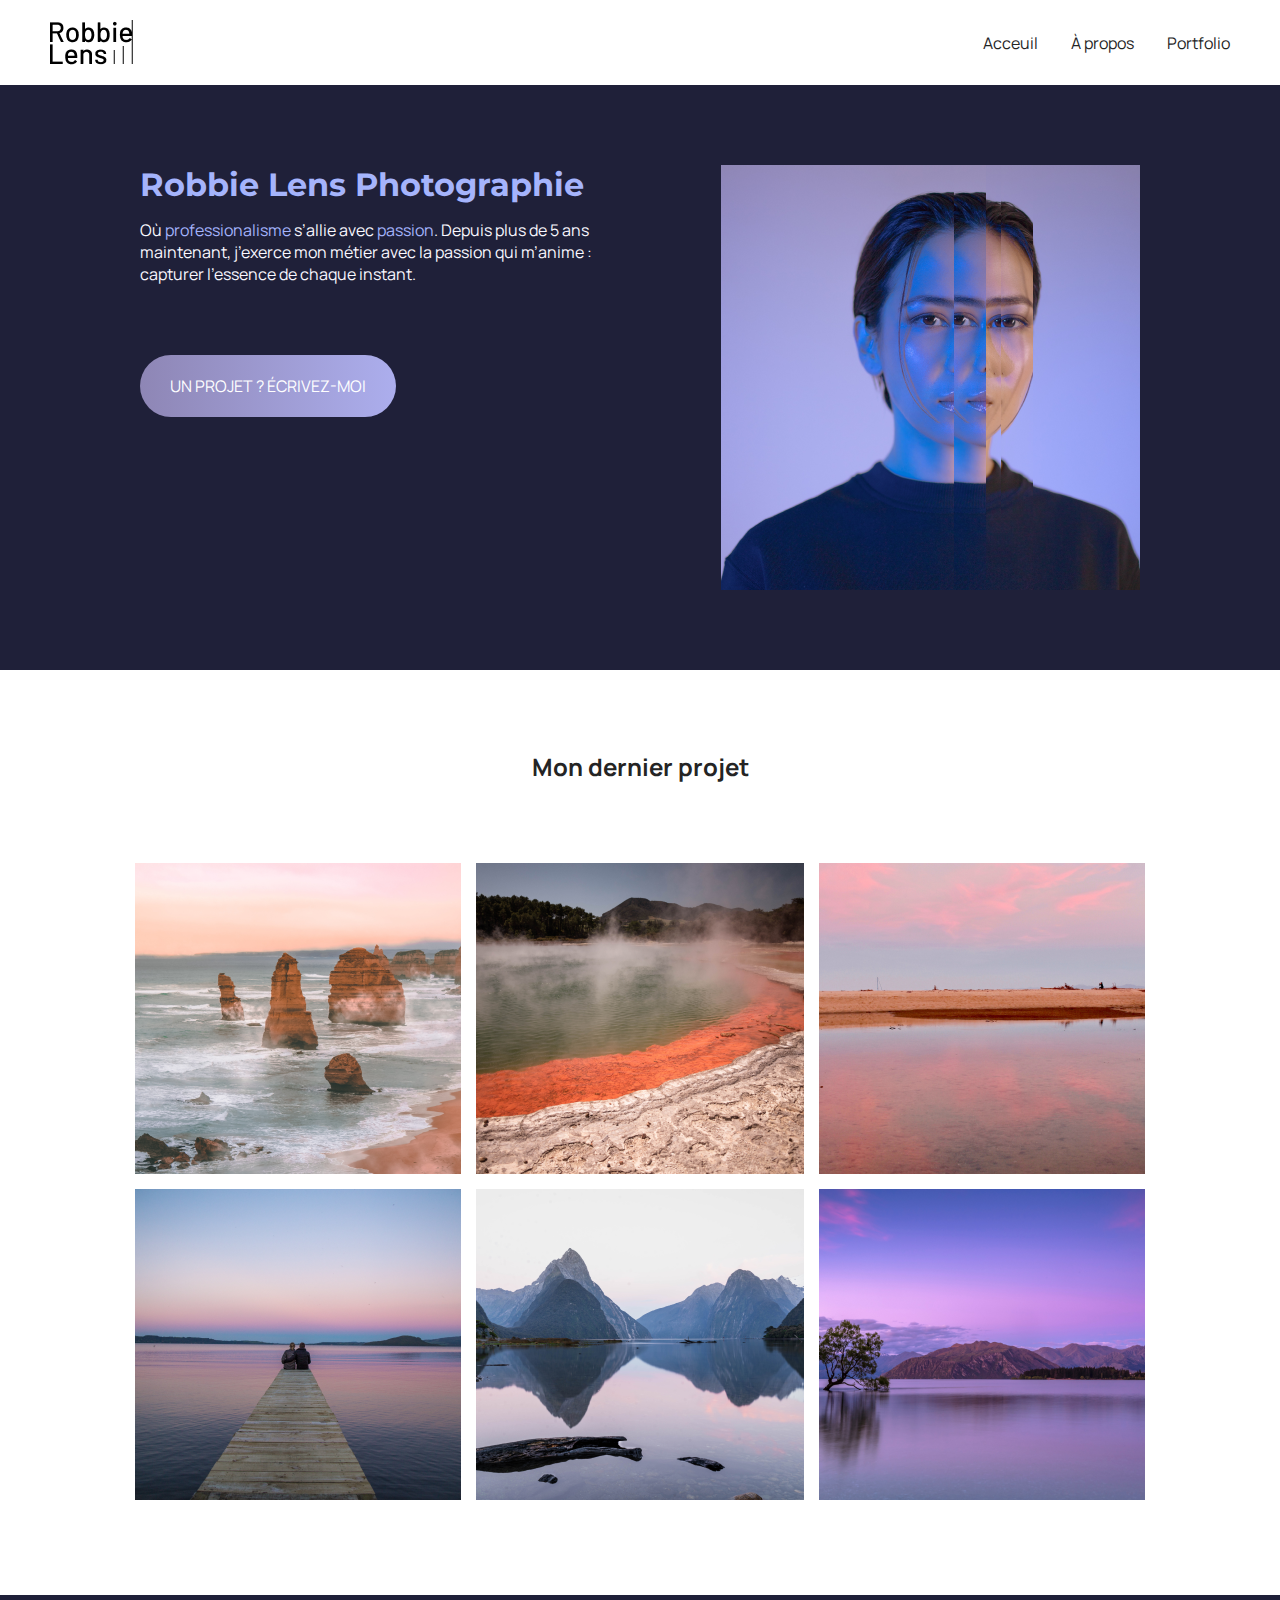
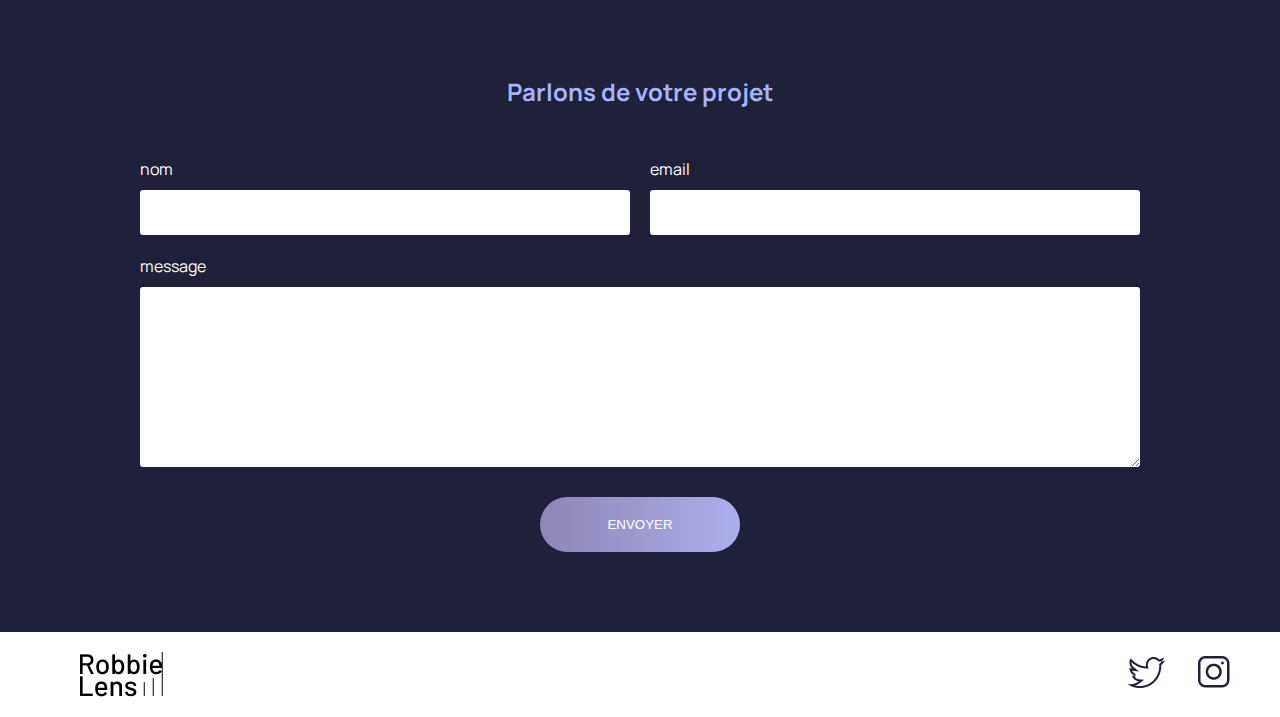
<file: index.html>
<!DOCTYPE html>
<html lang="fr">
  <head>
    <meta charset="utf-8" />
    <meta name="viewport" content="width=device-width, initial-scale=1.0" />
    <title>Accueil - Robbie Lens Photographie</title>

    <link rel="stylesheet" href="./styles/style.css" />
    <link rel="stylesheet" href="./styles/index.css" />

    <link rel="preconnect" href="https://fonts.googleapis.com" />
    <link rel="preconnect" href="https://fonts.gstatic.com" crossorigin />
    <link
      href="https://fonts.googleapis.com/css2?family=Manrope&family=Montserrat&display=swap"
      rel="stylesheet"
    />
  </head>

  <body>
    <header>
      <nav>
        <img src="./images/logo.png" alt="robbie-lens" />
        <div>
          <a href="index.html">Acceuil</a>
          <a href="a-propos.html">À propos</a>
          <a href="portfolio.html">Portfolio</a>
        </div>
      </nav>
    </header>
    <main>
      <section class="intro">
        <div>
          <h1>Robbie Lens Photographie</h1>

          <p>
            Où <em class="important">professionalisme</em> s’allie avec
            <em class="important">passion</em>. Depuis plus de 5 ans maintenant,
            j’exerce mon métier avec la passion qui m’anime : capturer l’essence
            de chaque instant.
          </p>

          <a href="#contact" class="degrade">UN PROJET ? ÉCRIVEZ-MOI</a>
        </div>
        <img src="./images/robbie-lens.png" alt="Portrait robbie-lens" />
      </section>
      <section class="photos">
        <h2>Mon dernier projet</h2>
        <div>
          <img src="./images/accueil/element-1.png" alt="australie" />
          <img src="./images/accueil/element-2.png" alt="nouvelle-zelande" />
          <img src="./images/accueil/element-3.png" alt="nouvelle-zelande2" />
        </div>
        <div>
          <img src="./images/accueil/element-4.png" alt="nouvelle-zelande3" />
          <img src="./images/accueil/element-5.png" alt="nouvelle-zelande4" />
          <img src="./images/accueil/element-6.png" alt="nouvelle-zelande6" />
        </div>
      </section>
      <section id="contact" class="section-contact">
        <h2>Parlons de votre projet</h2>
        <form action="#" method="get">
          <div class="form-nom-email">
            <div class="form-column">
              <label for="nom">nom</label>
              <input type="text" name="nom" id="nom" />
            </div>
            <div class="form-column">
              <label for="email">email</label>
              <input type="email" name="email" id="email" />
            </div>
          </div>
          <label for="message">message</label>
          <textarea name="message" id="message" rows="10"></textarea>
          <input type="submit" value="ENVOYER" class="degrade" />
        </form>
      </section>
    </main>
    <footer>
      <img src="./images/logo.png" alt="robbie-lens" class="icone" />
      <div>
        <a href="https://twitter.com/" target="_blank" rel="noopener noreferrer"
          ><img class="icone" src="./images/twitter.png" alt="twitter"
        /></a>
        <a
          href="https://www.instagram.com/"
          target="_blank"
          rel="noopener noreferrer"
          ><img class="icone" src="./images/instagram.png" alt="instagram"
        /></a>
      </div>
    </footer>
  </body>
</html>
</file>
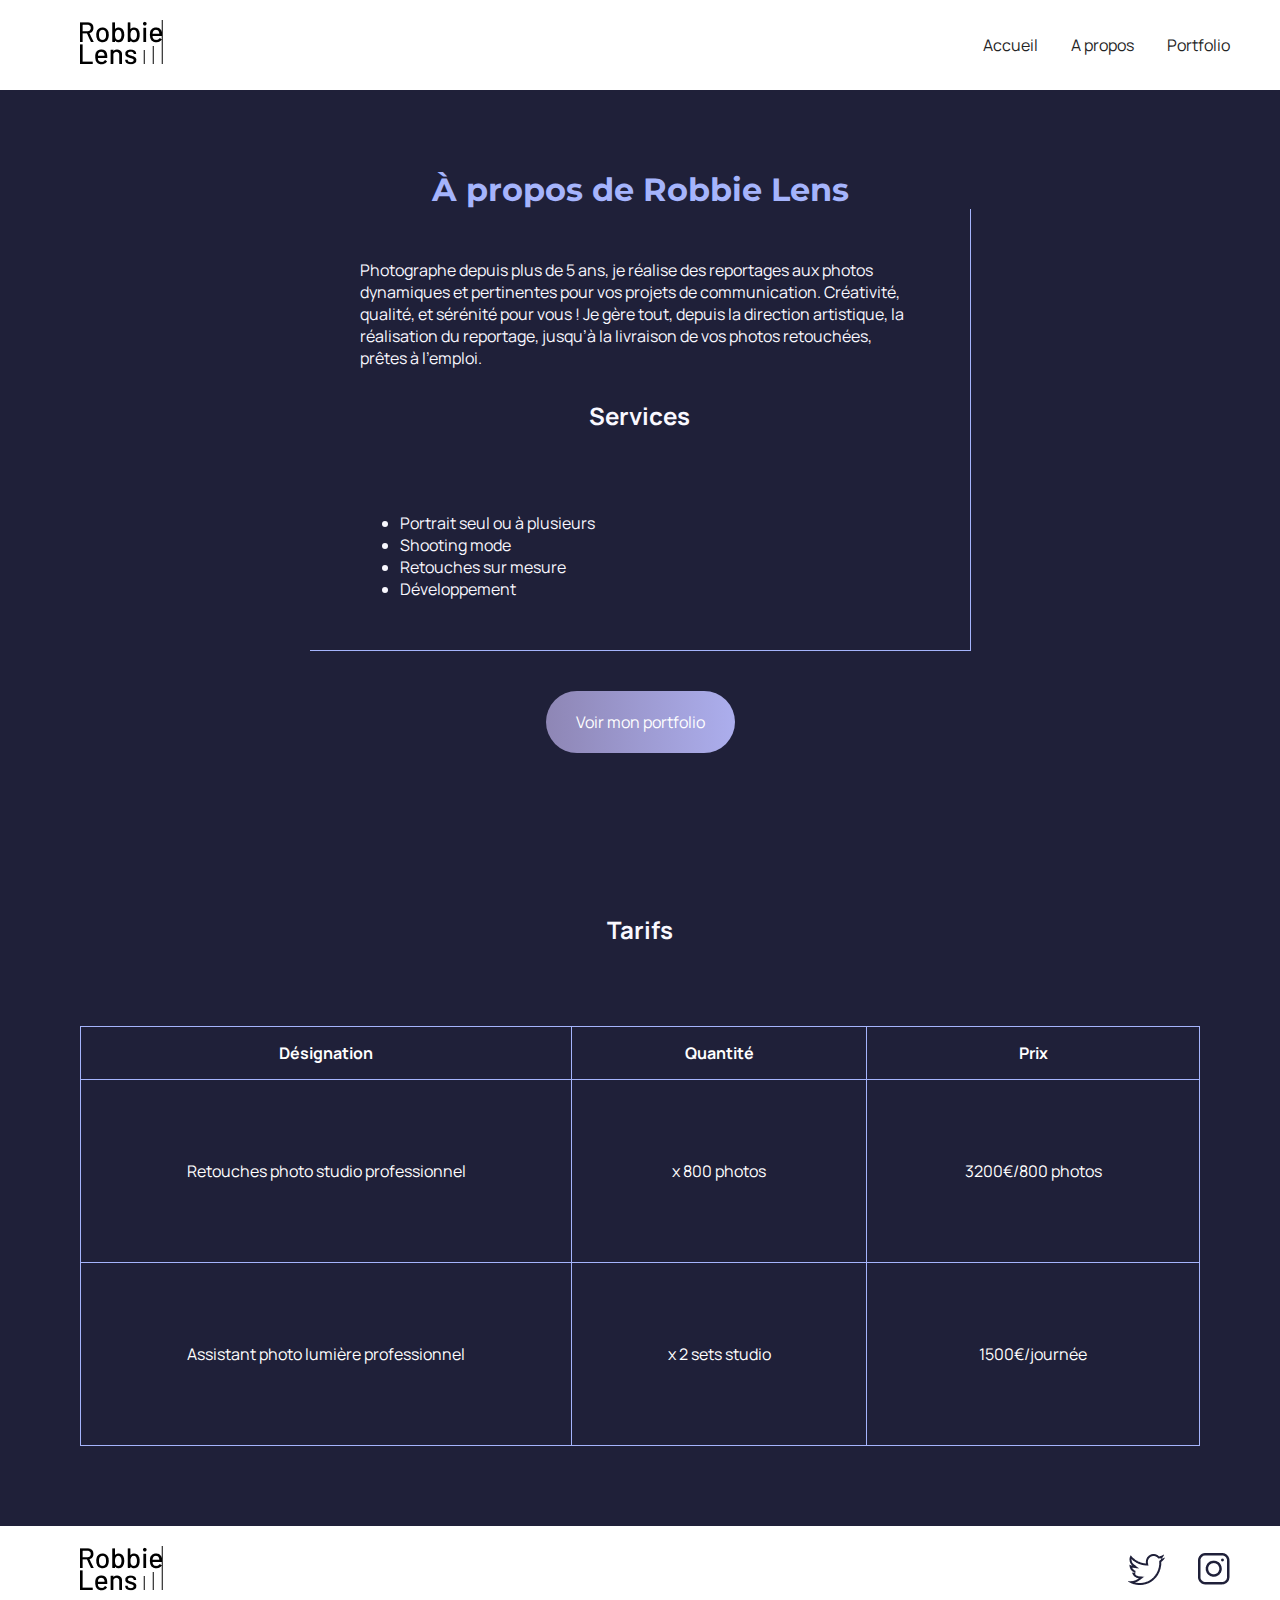
<file: a-propos.html>
<!DOCTYPE html>
<html lang="en">
  <head>
    <meta charset="UTF-8" />
    <meta http-equiv="X-UA-Compatible" content="IE=edge" />
    <meta name="viewport" content="width=device-width, initial-scale=1.0" />
    <title>À propos - Robbie Lens Photographie</title>

    <link rel="stylesheet" href="./styles/style.css" />
    <link rel="stylesheet" href="./styles/a-propos.css" />

    <link rel="preconnect" href="https://fonts.googleapis.com" />
    <link rel="preconnect" href="https://fonts.gstatic.com" crossorigin />
    <link
      href="https://fonts.googleapis.com/css2?family=Manrope&family=Montserrat&display=swap"
      rel="stylesheet"
    />
  </head>
  <body>
    <header>
      <nav>
        <a href="index.html"
          ><img src="./images/logo.png" alt="logo robbie-lens"
        /></a>
        <div>
          <a href="index.html">Accueil</a>
          <a href="a-propos.html">A propos</a>
          <a href="portfolio.html">Portfolio</a>
        </div>
      </nav>
    </header>
    <main class="a-propos-main">
      <section>
        <h1>À propos de Robbie Lens</h1>
        <div class="border">
          <p>
            Photographe depuis plus de 5 ans, je réalise des reportages aux
            photos dynamiques et pertinentes pour vos projets de communication.
            Créativité, qualité, et sérénité pour vous ! Je gère tout, depuis la
            direction artistique, la réalisation du reportage, jusqu’à la
            livraison de vos photos retouchées, prêtes à l’emploi.
          </p>
          <h2>Services</h2>
          <ul>
            <li>Portrait seul ou à plusieurs</li>
            <li>Shooting mode</li>
            <li>Retouches sur mesure</li>
            <li>Développement</li>
          </ul>
        </div>
        <div>
          <a class="degrade" href="./portfolio.html">Voir mon portfolio</a>
        </div>
      </section>
      <section class="section-tarifs">
        <h2>Tarifs</h2>
        <table>
          <thead>
            <tr>
              <th>Désignation</th>
              <th>Quantité</th>

              <th>Prix</th>
            </tr>
          </thead>
          <tbody>
            <tr>
              <td>Retouches photo studio professionnel</td>
              <td>x 800 photos</td>
              <td>3200€/800 photos</td>
            </tr>
            <tr>
              <td>Assistant photo lumière professionnel</td>
              <td>x 2 sets studio</td>
              <td>1500€/journée</td>
            </tr>
          </tbody>
        </table>
      </section>
    </main>
    <footer>
      <a href="./index.html" class="icone"
        ><img src="./images/logo.png" alt="logo robbie-lens"
      /></a>
      <div>
        <a href="https://twitter.com/" target="_blank" rel="noopener noreferrer"
          ><img class="icone" src="./images/twitter.png" alt="twitter"
        /></a>
        <a
          href="https://www.instagram.com/"
          target="_blank"
          rel="noopener noreferrer"
          ><img class="icone" src="./images/instagram.png" alt="instagram"
        /></a>
      </div>
    </footer>
  </body>
</html>
</file>
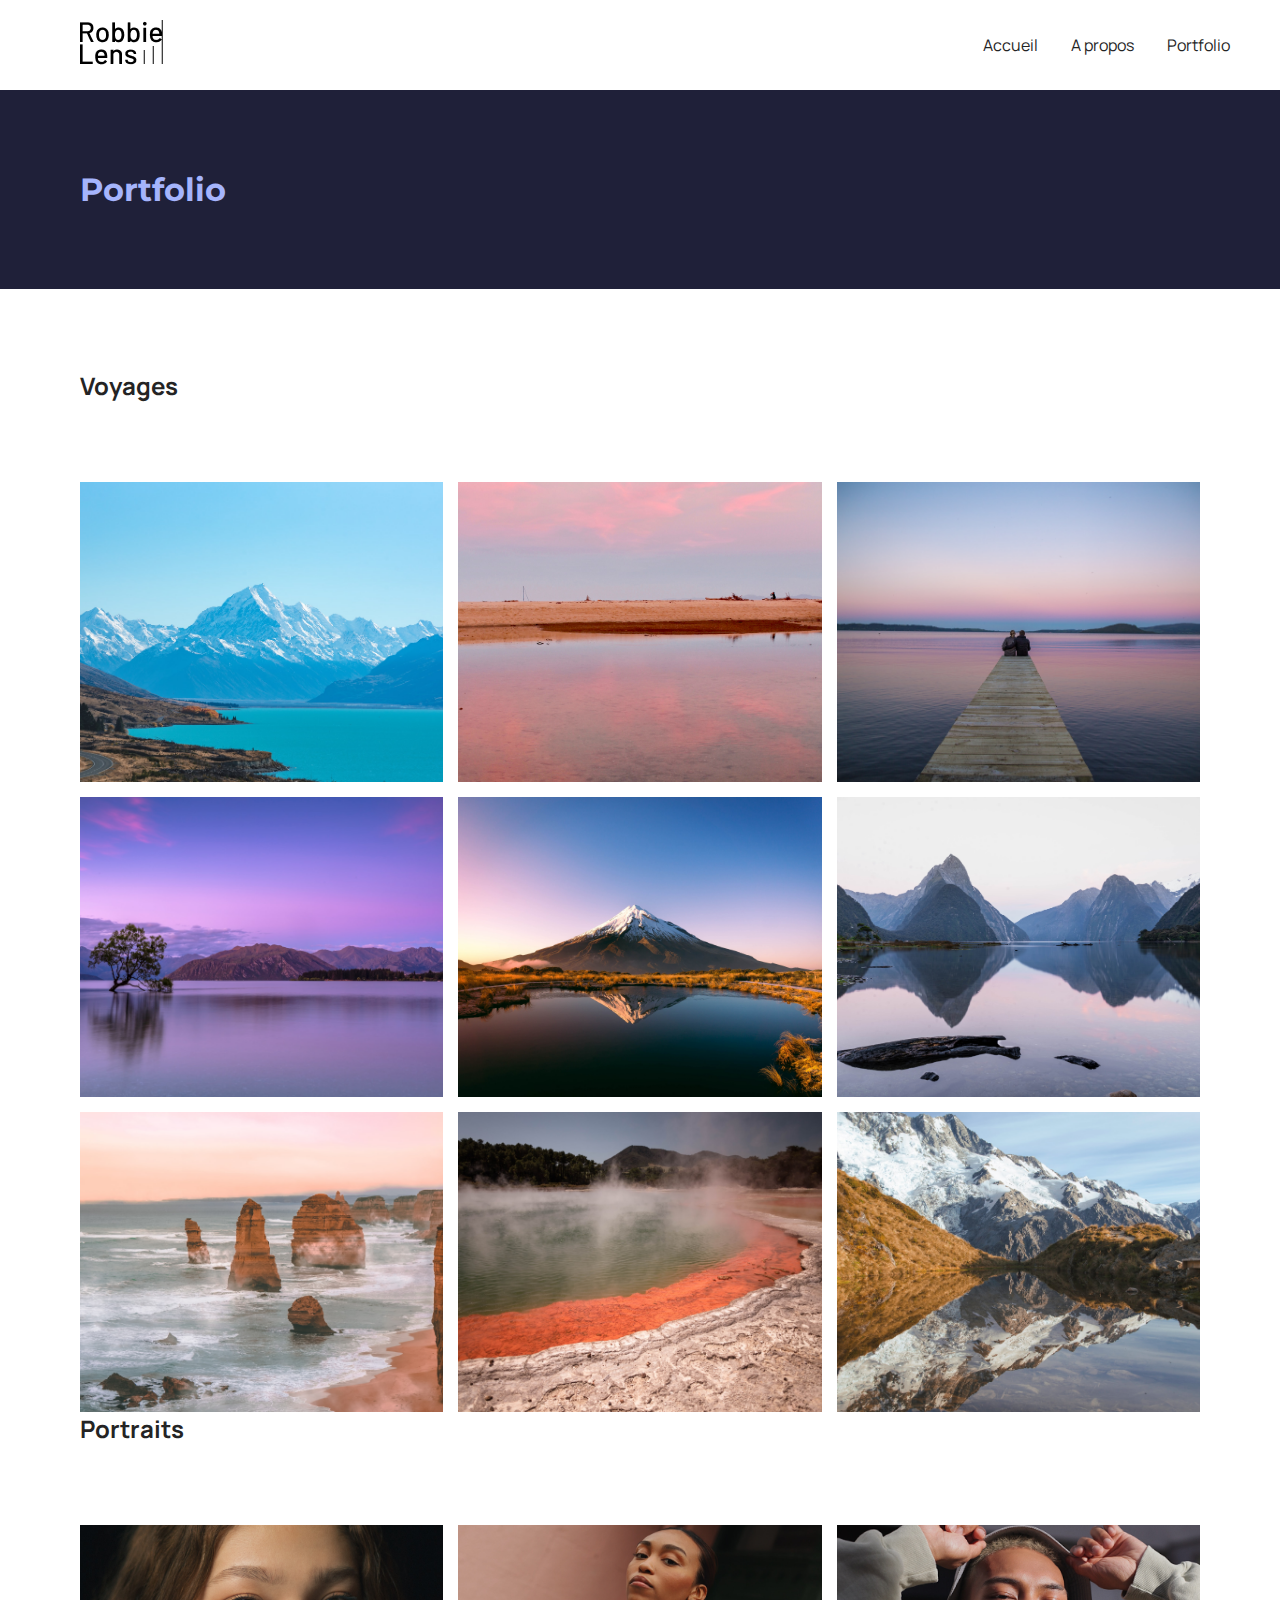
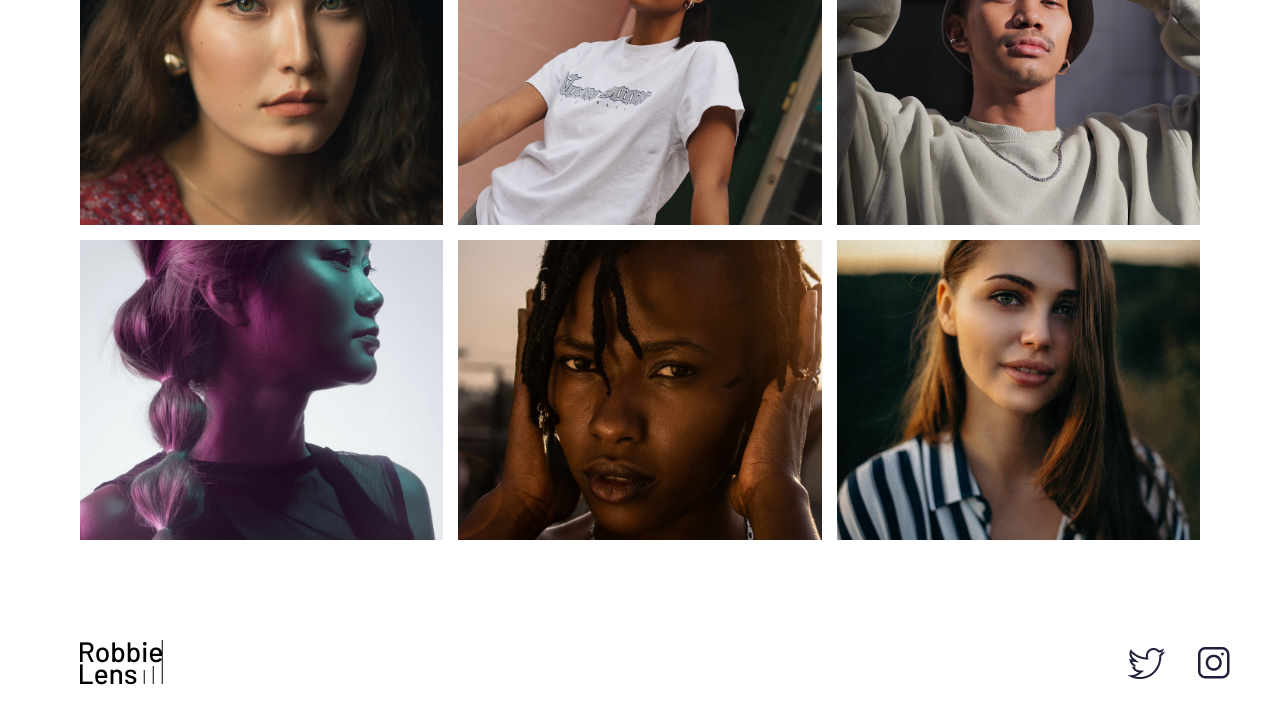
<file: portfolio.html>
<!DOCTYPE html>
<html lang="en">
  <head>
    <meta charset="UTF-8" />
    <meta http-equiv="X-UA-Compatible" content="IE=edge" />
    <meta name="viewport" content="width=device-width, initial-scale=1.0" />
    <title>Portfolio - Robbie Lens Photographie</title>
    <link rel="stylesheet" href="./styles/style.css" />
    <link rel="stylesheet" href="./styles/portfolio.css" />

    <link rel="preconnect" href="https://fonts.googleapis.com" />
    <link rel="preconnect" href="https://fonts.gstatic.com" crossorigin />
    <link
      href="https://fonts.googleapis.com/css2?family=Manrope&family=Montserrat&display=swap"
      rel="stylesheet"
    />
  </head>
  <body>
    <header>
      <nav>
        <a href="index.html"
          ><img src="./images/logo.png" alt="logo robbie-lens"
        /></a>
        <div>
          <a href="index.html">Accueil</a>
          <a href="a-propos.html">A propos</a>
          <a href="portfolio.html">Portfolio</a>
        </div>
      </nav>
    </header>
    <main>
      <section>
        <h1>Portfolio</h1>
      </section>
      <section class="portfolio-section-photos">
        <h2>Voyages</h2>
        <div class="grid-paysages">
          <a href="images/portfolio/paysage1.jpg" class="lien-conteneur-photo">
            <img
              src="images/portfolio/paysage1.jpg"
              alt="Mont Aoraki - Nouvelle-Zélande"
            />
            <div class="photo-hover">Voir la photo</div>
          </a>
          <a href="images/portfolio/paysage2.jpg" class="lien-conteneur-photo">
            <img
              src="images/portfolio/paysage2.jpg"
              alt="Parc National d’Abel Tasman - Nouvelle-Zélande"
            />
            <div class="photo-hover">Voir la photo</div>
          </a>
          <a href="images/portfolio/paysage3.jpg" class="lien-conteneur-photo">
            <img
              src="images/portfolio/paysage3.jpg"
              alt="Lac Rotorua - Nouvelle-Zélande"
            />
            <div class="photo-hover">Voir la photo</div>
          </a>
          <a href="images/portfolio/paysage4.jpg" class="lien-conteneur-photo">
            <img
              src="images/portfolio/paysage4.jpg"
              alt="Lac Wanaka - Nouvelle-Zélande"
            />
            <div class="photo-hover">Voir la photo</div>
          </a>
          <a href="images/portfolio/paysage5.jpg" class="lien-conteneur-photo">
            <img
              src="images/portfolio/paysage5.jpg"
              alt="Mont Taranaki - Nouvelle-Zélande"
            />
            <div class="photo-hover">Voir la photo</div>
          </a>
          <a href="images/portfolio/paysage6.jpg" class="lien-conteneur-photo">
            <img
              src="images/portfolio/paysage6.jpg"
              alt="Milford Sound - Nouvelle-Zélande"
            />
            <div class="photo-hover">Voir la photo</div>
          </a>
          <a href="images/portfolio/paysage7.jpg" class="lien-conteneur-photo">
            <img
              src="images/portfolio/paysage7.jpg"
              alt="Twelve Apostle - Australie"
            />
            <div class="photo-hover">Voir la photo</div>
          </a>
          <a href="images/portfolio/paysage8.jpg" class="lien-conteneur-photo">
            <img
              src="images/portfolio/paysage8.jpg"
              alt="Wai-O-Tapu - Nouvelle-Zélande"
            />
            <div class="photo-hover">Voir la photo</div>
          </a>
          <a href="images/portfolio/paysage9.jpg" class="lien-conteneur-photo">
            <img
              src="images/portfolio/paysage9.jpg"
              alt="Mont Cook - Nouvelle Zélande"
            />
            <div class="photo-hover">Voir la photo</div>
          </a>
        </div>

        <h2>Portraits</h2>
        <div class="grid-portraits">
          <a href="images/portfolio/portrait1.jpg" class="lien-conteneur-photo">
            <img
              src="images/portfolio/portrait1.jpg"
              alt="Portrait jeune femme 1"
            />
            <div class="photo-hover">Voir la photo</div>
          </a>
          <a href="images/portfolio/portrait2.jpg" class="lien-conteneur-photo">
            <img
              src="images/portfolio/portrait2.jpg"
              alt="Portrait jeune femme 2"
            />
            <div class="photo-hover">Voir la photo</div>
          </a>
          <a href="images/portfolio/portrait3.jpg" class="lien-conteneur-photo">
            <img
              src="images/portfolio/portrait3.jpg"
              alt="Portrait jeune homme 3"
            />
            <div class="photo-hover">Voir la photo</div>
          </a>
          <a href="images/portfolio/portrait4.jpg" class="lien-conteneur-photo">
            <img
              src="images/portfolio/portrait4.jpg"
              alt="Portrait jeune femme 4"
            />
            <div class="photo-hover">Voir la photo</div>
          </a>
          <a href="images/portfolio/portrait5.jpg" class="lien-conteneur-photo">
            <img
              src="images/portfolio/portrait5.jpg"
              alt="Portrait jeune femme 5"
            />
            <div class="photo-hover">Voir la photo</div>
          </a>
          <a href="images/portfolio/portrait6.jpg" class="lien-conteneur-photo">
            <img
              src="images/portfolio/portrait6.jpg"
              alt="Portrait jeune femme 6"
            />
            <div class="photo-hover">Voir la photo</div>
          </a>
        </div>
      </section>
    </main>
    <footer>
      <a href="./index.html" class="icone"
        ><img src="./images/logo.png" alt="logo robbie-lens"
      /></a>
      <div>
        <a href="https://twitter.com/" target="_blank" rel="noopener noreferrer"
          ><img class="icone" src="./images/twitter.png" alt="twitter"
        /></a>
        <a
          href="https://www.instagram.com/"
          target="_blank"
          rel="noopener noreferrer"
          ><img class="icone" src="./images/instagram.png" alt="instagram"
        /></a>
      </div>
    </footer>
  </body>
</html>
</file>
<file: styles/style.css>
* {
  margin: 0;
}

body {
  font-family: "Manrope", sans-serif;
  font-size: 1em;
  background-color: #1f2039;
}

a {
  color: #242424;

  text-decoration: none;
}

em {
  font-style: normal;
  color: #a5b4fc;
}

h1 {
  font-weight: 3.5em;
  color: #a5b4fc;
  font-family: "Montserrat", sans-serif;
}

h2 {
  color: #f9f8ff;
}

p,
li {
  color: #f9f8ff;
  font-size: 1.1 em;
}

header,
footer {
  background-color: white;
  padding: 20px 50px;
}

.degrade {
  color: white;
  background: linear-gradient(90deg, #8e86b5, #acaeed);
  border-radius: 50px;
  padding: 20px 30px;
  display: inline-block;
  margin-top: 40px;
}

a:hover {
  text-decoration: underline;
}
.degrade:hover {
  background: linear-gradient(90deg, #696484, #8788ba);
  text-decoration: none;
}

.icone {
  margin-left: 30px;
}

.icone:hover {
  opacity: 0.5;
}

section {
  padding: 80px;
}

footer,
nav {
  display: flex;
  flex-direction: row;
  align-items: center;
  justify-content: space-between;
}

nav a {
  margin-left: 30px;
}

@media screen and (max-width: 996px) {
  header nav {
    flex-direction: column;
    align-items: center;
    justify-content: center;
  }

  header nav img {
    margin-bottom: 20px;
  }

  header,
  footer {
    padding: 20px 20px;
  }

  h1 {
    font-size: 2em;
  }

  section {
    padding: 50px 20px 50px 20px;
  }

  nav a {
    margin-left: 10px;
    margin-right: 10px;
  }
}
</file>
<file: styles/index.css>
.photos {
  background-color: white;
  padding: 80px;
}

.photos h2 {
  color: #242424;
  text-align: center;
  margin-bottom: 80px;
}

.photos div {
  display: flex;
  flex-direction: row;
  justify-content: center;
  margin-bottom: 15px;
  gap: 15px;
}

.intro {
  display: flex;
  flex-direction: row;

  align-items: flex-start;
  max-width: 1000px;
  margin: auto;
}

.intro h1 {
  margin-bottom: 15px;
}

.intro p {
  margin-bottom: 30px;
}
.intro div {
  padding-right: 80px;
}

.section-contact h2 {
  color: #a5b4fc;
  text-align: center;
}

form {
  display: flex;
  flex-direction: column;
  max-width: 1000px;
  margin: auto;
  color: white;
  margin-top: 50px;
}
.form-nom-email {
  display: flex;
  flex-direction: row;
  gap: 20px;
}

.form-column {
  flex: 1;
  display: flex;
  flex-direction: column;
  margin-bottom: 20px;
}

input,
textarea {
  padding: 15px;
  border-radius: 3px;
  border: none;
}

label {
  margin-bottom: 10px;
}

input[type="submit"] {
  width: 200px;
  margin: auto;
  margin-top: 30px;
}

@media screen and (max-width: 996px) {
  .intro {
    flex-direction: column;
    align-items: center;
    justify-content: center;
  }

  .intro div {
    padding-right: 0;
    text-align: center;
    order: 2;
  }

  .intro img {
    order: 1;
    margin-bottom: 20px;
    width: 100%;
  }

  .photos {
    padding: 20px;
  }

  .photos div {
    flex-direction: column;
  }

  .section-contact {
    padding: 50px 20px;
  }

  .form-nom-email {
    flex-direction: column;
    gap: 0;
  }
}
</file>
<file: styles/a-propos.css>
.border {
  border-right: 1px solid #a5b4fc;
  border-bottom: 1px solid #a5b4fc;
  padding: 50px;
  margin-bottom: 80px;
  width: 50%;
  margin: auto;
}

.border h2 {
  margin-top: 30px;
}

.border ul {
  margin-top: 30px;
}
.border + div {
  text-align: center;
}

.a-propos-main {
  margin: auto;
}

table {
  color: white;
  text-align: center;
  width: 100%;
  border-collapse: collapse;
}

td,
th {
  padding: 15px;
  border: 1px solid #a5b4fc;
}

td {
  padding: 80px;
}

h2 {
  margin-bottom: 80px;
}
h1,
h2 {
  text-align: center;
}

@media screen and (max-width: 996px) {
  .section-tarifs {
    display: none;
  }
}
</file>
<file: styles/portfolio.css>
.portfolio-section-photos {
  background-color: white;
}

.portfolio-section-photos h2 {
  color: #242424;
  margin-bottom: 80px;
}

.grid-paysages img,
.grid-portraits img {
  width: 100%;
  height: 100%;

  object-fit: cover;
}

.grid-paysages {
  display: grid;
  grid-template-columns: 1fr 1fr 1fr;
  grid-template-rows: 300px 300px 300px;
  gap: 15px;
}

.grid-portraits {
  display: grid;
  grid-template-columns: 1fr 1fr 1fr;
  grid-template-rows: 300px 300px;
  gap: 15px;
}

.lien-conteneur-photo {
  position: relative;
}

.photo-hover {
  position: absolute;
  top: 0;
  left: 0;
  right: 0;
  bottom: 0;
  display: flex;
  align-items: center;
  justify-content: center;
  font-size: 1.5em;
  color: white;
  background-color: rgba(0, 0, 0, 0.7);
  display: none;
}

.lien-conteneur-photo:hover .photo-hover {
  display: flex;
}

@media screen and (max-width: 996px) {
  .grid-paysages {
    grid-template-columns: 1fr;
    gap: 15px;
  }

  .grid-portraits {
    grid-template-columns: 1fr;
    gap: 15px;
  }
}
</file>
